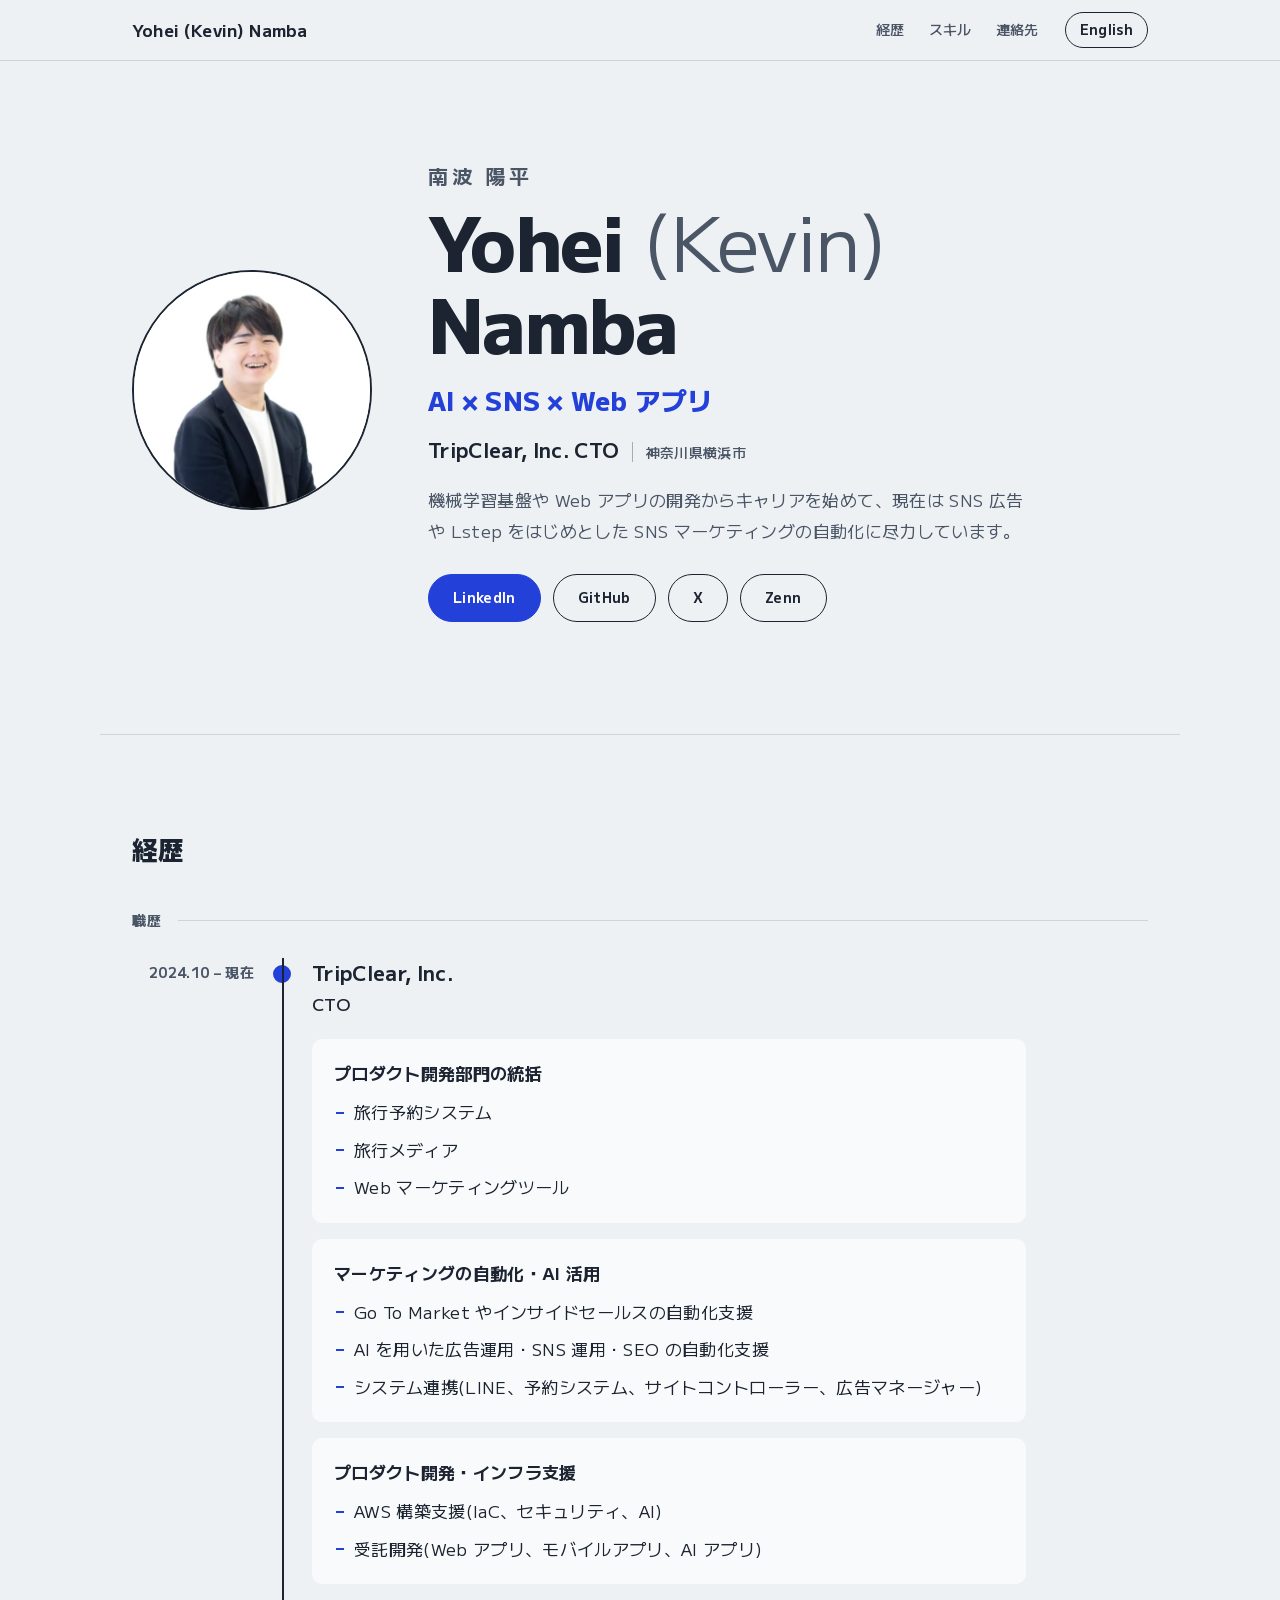
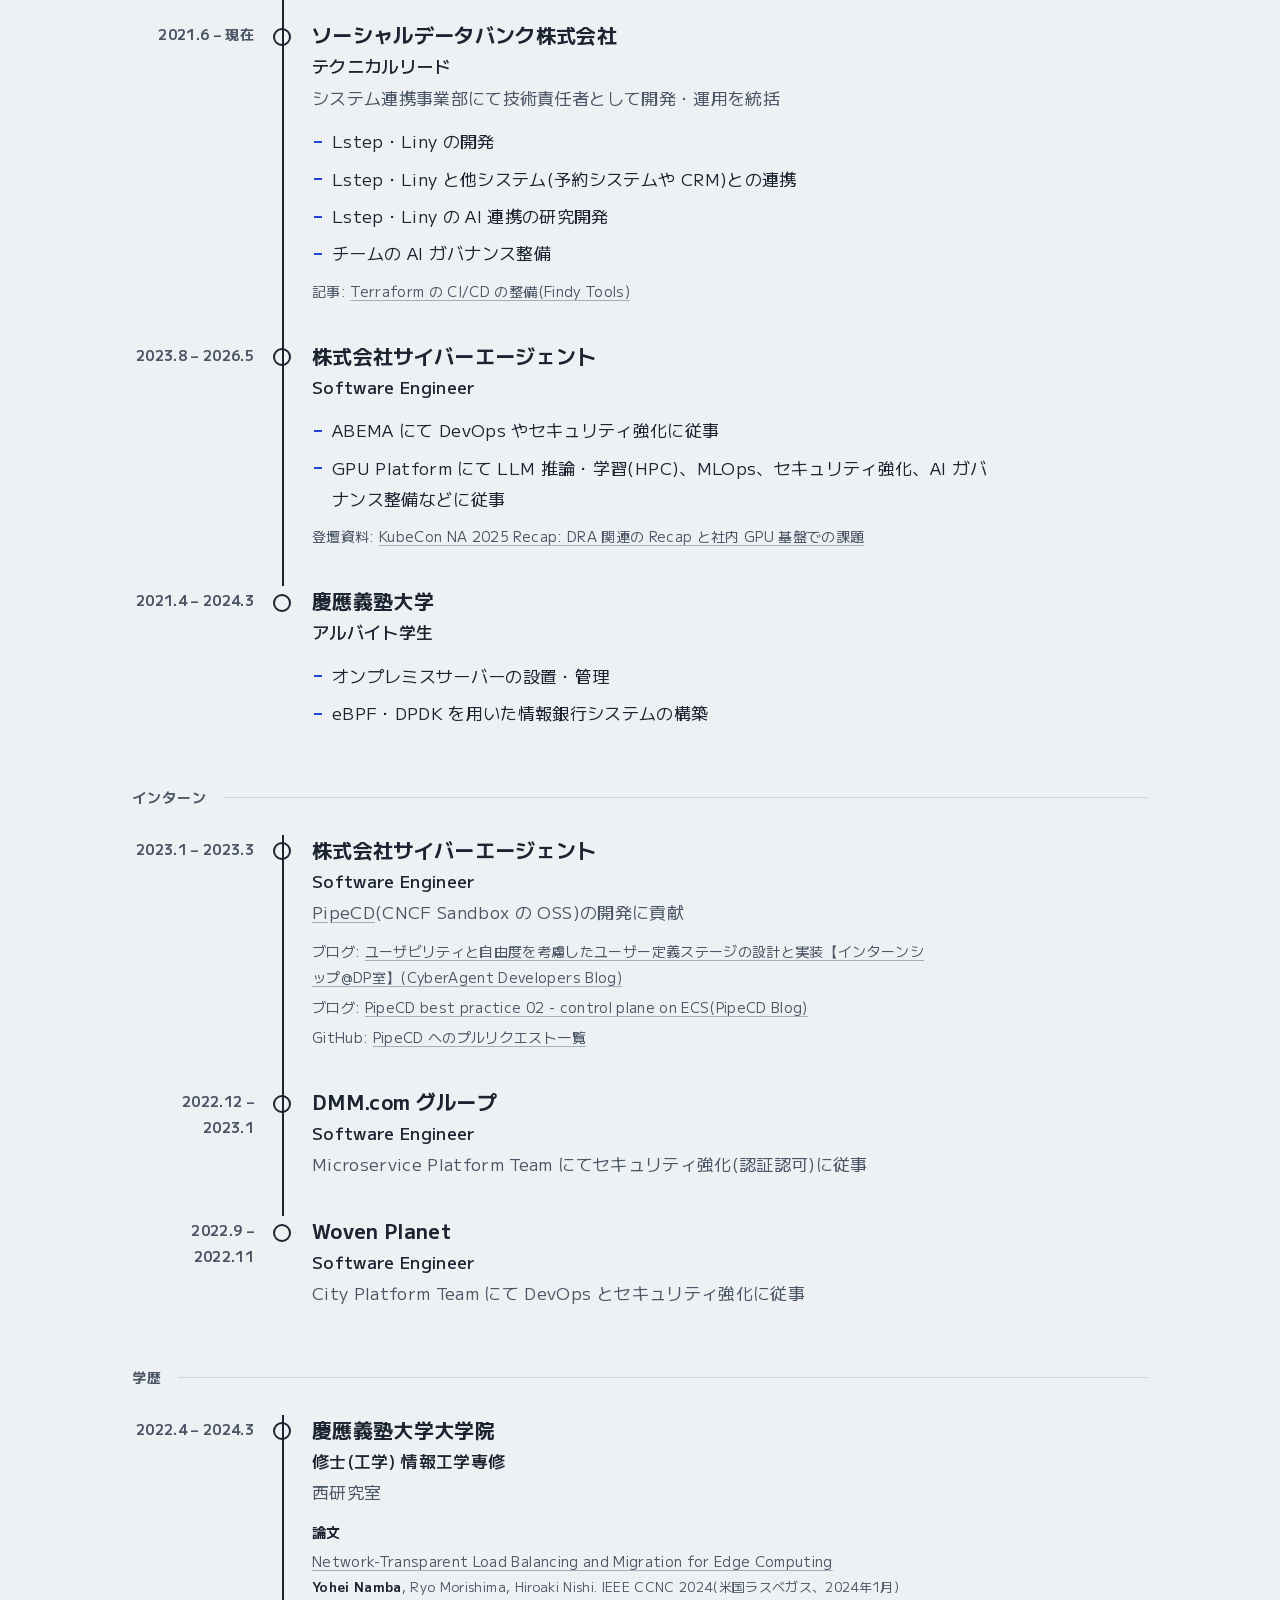
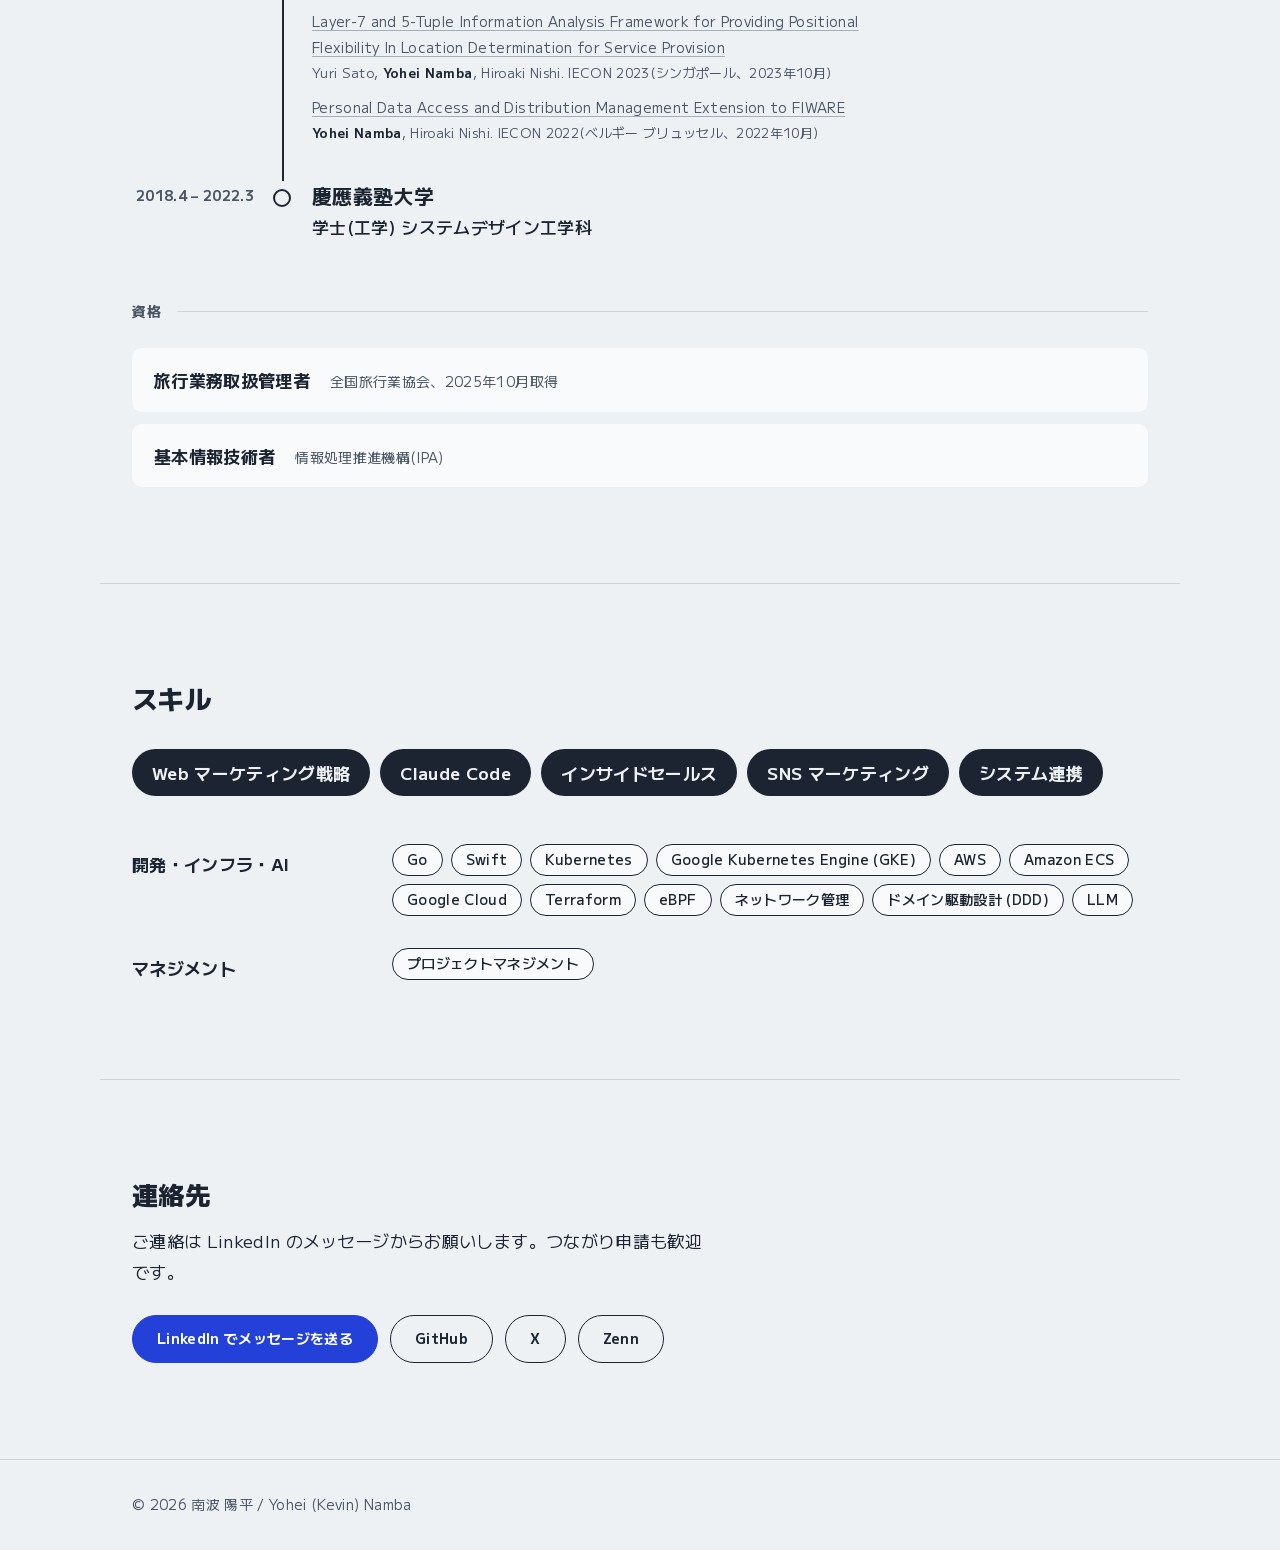
<file: index.html>
<!doctype html>
<html lang="ja">
<head>
  <meta charset="utf-8">
  <meta name="viewport" content="width=device-width, initial-scale=1">
  <title>南波 陽平 | Yohei (Kevin) Namba</title>
  <meta name="description" content="南波 陽平(Yohei (Kevin) Namba)のポートフォリオ。AI × SNS × Web アプリ。機械学習基盤や Web アプリの開発からキャリアを始めて、現在は SNS 広告や Lstep をはじめとした SNS マーケティングの自動化に取り組んでいます。">
  <meta property="og:type" content="profile">
  <meta property="og:title" content="南波 陽平 | Yohei (Kevin) Namba">
  <meta property="og:description" content="AI × SNS × Web アプリ。機械学習基盤や Web アプリの開発からキャリアを始めて、現在は SNS マーケティングの自動化に取り組んでいます。">
  <meta property="og:url" content="https://kevin-namba.github.io/">
  <meta property="og:image" content="https://kevin-namba.github.io/img/profile.jpg">
  <link rel="alternate" hreflang="ja" href="https://kevin-namba.github.io/">
  <link rel="alternate" hreflang="en" href="https://kevin-namba.github.io/en/">
  <link rel="icon" href="img/favicon.svg" type="image/svg+xml">
  <link rel="preconnect" href="https://fonts.googleapis.com">
  <link rel="preconnect" href="https://fonts.gstatic.com" crossorigin>
  <link href="https://fonts.googleapis.com/css2?family=M+PLUS+1:wght@400;500;700;800&display=swap" rel="stylesheet">
  <link rel="stylesheet" href="css/style.css">
</head>
<body>
  <a class="skip" href="#main">本文へ移動</a>

  <header class="site-header">
    <div class="wrap site-header__inner">
      <a class="brand" href="#top">Yohei (Kevin) Namba</a>
      <nav class="site-nav" aria-label="ページ内">
        <ul class="nav">
          <li><a href="#career">経歴</a></li>
          <li><a href="#skills">スキル</a></li>
          <li><a href="#contact">連絡先</a></li>
        </ul>
      </nav>
      <a class="lang-switch" href="en/" hreflang="en" lang="en">English</a>
    </div>
  </header>

  <main id="main">
    <section class="hero wrap" id="top" aria-labelledby="name">
      <img class="hero__photo" src="img/profile.jpg" width="480" height="480" alt="南波 陽平の写真">
      <div class="hero__text">
        <p class="hero__kanji">南波 陽平</p>
        <h1 class="hero__name" id="name">Yohei <span class="hero__nick">(Kevin)</span> Namba</h1>
        <p class="hero__tagline">AI <span aria-hidden="true">×</span><span class="sr-only">と</span> SNS <span aria-hidden="true">×</span><span class="sr-only">と</span> Web アプリ</p>
        <p class="hero__role">TripClear, Inc. CTO<span class="hero__loc">神奈川県横浜市</span></p>
        <p class="hero__lead">機械学習基盤や Web アプリの開発からキャリアを始めて、現在は SNS 広告や Lstep をはじめとした SNS マーケティングの自動化に尽力しています。</p>
        <ul class="hero__links">
          <li><a class="btn btn--primary" href="https://www.linkedin.com/in/kevin-namba/" target="_blank" rel="noopener">LinkedIn</a></li>
          <li><a class="btn btn--quiet" href="https://github.com/kevin-namba" target="_blank" rel="noopener">GitHub</a></li>
        <li><a class="btn btn--quiet" href="https://x.com/kevin_namba" target="_blank" rel="noopener">X</a></li>
        <li><a class="btn btn--quiet" href="https://zenn.dev/kevin_namba" target="_blank" rel="noopener">Zenn</a></li>
        </ul>
      </div>
    </section>

    <section class="section wrap" id="career" aria-labelledby="career-h">
      <h2 class="section__title" id="career-h">経歴</h2>

      <h3 class="group-title">職歴</h3>
      <ol class="timeline">
        <li class="timeline__item is-now">
          <p class="timeline__when">2024.10 – 現在</p>
          <div class="timeline__body">
            <h4 class="timeline__what">TripClear, Inc.</h4>
            <p class="timeline__role">CTO</p>
            <div class="duties">
              <div class="duty">
                <h5 class="duty__title">プロダクト開発部門の統括</h5>
                <ul class="timeline__list">
                  <li>旅行予約システム</li>
                  <li>旅行メディア</li>
                  <li>Web マーケティングツール</li>
                </ul>
              </div>
              <div class="duty">
                <h5 class="duty__title">マーケティングの自動化・AI 活用</h5>
                <ul class="timeline__list">
                  <li>Go To Market やインサイドセールスの自動化支援</li>
                  <li>AI を用いた広告運用・SNS 運用・SEO の自動化支援</li>
                  <li>システム連携(LINE、予約システム、サイトコントローラー、広告マネージャー)</li>
                </ul>
              </div>
              <div class="duty">
                <h5 class="duty__title">プロダクト開発・インフラ支援</h5>
                <ul class="timeline__list">
                  <li>AWS 構築支援(IaC、セキュリティ、AI)</li>
                  <li>受託開発(Web アプリ、モバイルアプリ、AI アプリ)</li>
                </ul>
              </div>
            </div>
          </div>
        </li>
        <li class="timeline__item">
          <p class="timeline__when">2021.6 – 現在</p>
          <div class="timeline__body">
            <h4 class="timeline__what">ソーシャルデータバンク株式会社</h4>
            <p class="timeline__role">テクニカルリード</p>
            <p class="timeline__note">システム連携事業部にて技術責任者として開発・運用を統括</p>
            <ul class="timeline__list">
              <li>Lstep・Liny の開発</li>
              <li>Lstep・Liny と他システム(予約システムや CRM)との連携</li>
              <li>Lstep・Liny の AI 連携の研究開発</li>
              <li>チームの AI ガバナンス整備</li>
            </ul>
            <p class="timeline__links">記事: <a href="https://findy-tools.io/products/atlantis/408/423" target="_blank" rel="noopener">Terraform の CI/CD の整備(Findy Tools)</a></p>
          </div>
        </li>
        <li class="timeline__item">
          <p class="timeline__when">2023.8 – 2026.5</p>
          <div class="timeline__body">
            <h4 class="timeline__what">株式会社サイバーエージェント</h4>
            <p class="timeline__role">Software Engineer</p>
            <ul class="timeline__list">
              <li>ABEMA にて DevOps やセキュリティ強化に従事</li>
              <li>GPU Platform にて LLM 推論・学習(HPC)、MLOps、セキュリティ強化、AI ガバナンス整備などに従事</li>
            </ul>
            <p class="timeline__links">登壇資料: <a href="https://speakerdeck.com/kevin_namba/kubecon-na-2025-dra-guan-lian-no-recap-toshe-nei-gpu-ji-pan-denoke-ti" target="_blank" rel="noopener">KubeCon NA 2025 Recap: DRA 関連の Recap と社内 GPU 基盤での課題</a></p>
          </div>
        </li>
        <li class="timeline__item">
          <p class="timeline__when">2021.4 – 2024.3</p>
          <div class="timeline__body">
            <h4 class="timeline__what">慶應義塾大学</h4>
            <p class="timeline__role">アルバイト学生</p>
            <ul class="timeline__list">
              <li>オンプレミスサーバーの設置・管理</li>
              <li>eBPF・DPDK を用いた情報銀行システムの構築</li>
            </ul>
          </div>
        </li>
      </ol>

      <h3 class="group-title">インターン</h3>
      <ol class="timeline">
        <li class="timeline__item">
          <p class="timeline__when">2023.1 – 2023.3</p>
          <div class="timeline__body">
            <h4 class="timeline__what">株式会社サイバーエージェント</h4>
            <p class="timeline__role">Software Engineer</p>
            <p class="timeline__note"><a href="https://pipecd.dev" target="_blank" rel="noopener">PipeCD</a>(CNCF Sandbox の OSS)の開発に貢献</p>
            <ul class="timeline__refs">
              <li>ブログ: <a href="https://developers.cyberagent.co.jp/blog/archives/41612/" target="_blank" rel="noopener">ユーザビリティと自由度を考慮したユーザー定義ステージの設計と実装【インターンシップ@DP室】(CyberAgent Developers Blog)</a></li>
              <li>ブログ: <a href="https://pipecd.dev/blog/2023/02/07/pipecd-best-practice-02-control-plane-on-ecs/" target="_blank" rel="noopener">PipeCD best practice 02 - control plane on ECS(PipeCD Blog)</a></li>
              <li>GitHub: <a href="https://github.com/pipe-cd/pipecd/pulls?q=is%3Apr+state%3Aclosed+author%3Akevin-namba" target="_blank" rel="noopener">PipeCD へのプルリクエスト一覧</a></li>
            </ul>
          </div>
        </li>
        <li class="timeline__item">
          <p class="timeline__when">2022.12 – 2023.1</p>
          <div class="timeline__body">
            <h4 class="timeline__what">DMM.com グループ</h4>
            <p class="timeline__role">Software Engineer</p>
            <p class="timeline__note">Microservice Platform Team にてセキュリティ強化(認証認可)に従事</p>
          </div>
        </li>
        <li class="timeline__item">
          <p class="timeline__when">2022.9 – 2022.11</p>
          <div class="timeline__body">
            <h4 class="timeline__what">Woven Planet</h4>
            <p class="timeline__role">Software Engineer</p>
            <p class="timeline__note">City Platform Team にて DevOps とセキュリティ強化に従事</p>
          </div>
        </li>
      </ol>

      <h3 class="group-title">学歴</h3>
      <ol class="timeline">
        <li class="timeline__item">
          <p class="timeline__when">2022.4 – 2024.3</p>
          <div class="timeline__body">
            <h4 class="timeline__what">慶應義塾大学大学院</h4>
            <p class="timeline__role">修士(工学) 情報工学専修</p>
            <p class="timeline__note">西研究室</p>
            <p class="timeline__refs-title">論文</p>
            <ul class="timeline__refs">
              <li><a href="https://ieeexplore.ieee.org/document/10454700" target="_blank" rel="noopener">Network-Transparent Load Balancing and Migration for Edge Computing</a><span class="ref-meta"><strong>Yohei Namba</strong>, Ryo Morishima, Hiroaki Nishi. IEEE CCNC 2024(米国ラスベガス、2024年1月)</span></li>
              <li><a href="https://ieeexplore.ieee.org/document/10311793" target="_blank" rel="noopener">Layer-7 and 5-Tuple Information Analysis Framework for Providing Positional Flexibility In Location Determination for Service Provision</a><span class="ref-meta">Yuri Sato, <strong>Yohei Namba</strong>, Hiroaki Nishi. IECON 2023(シンガポール、2023年10月)</span></li>
              <li><a href="https://ieeexplore.ieee.org/document/9968512" target="_blank" rel="noopener">Personal Data Access and Distribution Management Extension to FIWARE</a><span class="ref-meta"><strong>Yohei Namba</strong>, Hiroaki Nishi. IECON 2022(ベルギー ブリュッセル、2022年10月)</span></li>
            </ul>
          </div>
        </li>
        <li class="timeline__item">
          <p class="timeline__when">2018.4 – 2022.3</p>
          <div class="timeline__body">
            <h4 class="timeline__what">慶應義塾大学</h4>
            <p class="timeline__role">学士(工学) システムデザイン工学科</p>
          </div>
        </li>
      </ol>

      <h3 class="group-title">資格</h3>
      <ul class="certs">
        <li><span class="certs__name">旅行業務取扱管理者</span><span class="certs__meta">全国旅行業協会、2025年10月取得</span></li>
        <li><span class="certs__name">基本情報技術者</span><span class="certs__meta">情報処理推進機構(IPA)</span></li>
      </ul>
    </section>

    <section class="section wrap" id="skills" aria-labelledby="skills-h">
      <h2 class="section__title" id="skills-h">スキル</h2>

      <ul class="top-skills" aria-label="主なスキル">
        <li>Web マーケティング戦略</li>
        <li>Claude Code</li>
        <li>インサイドセールス</li>
        <li>SNS マーケティング</li>
        <li>システム連携</li>
      </ul>

      <dl class="skills">
        <div class="skills__group">
          <dt>開発・インフラ・AI</dt>
          <dd><ul class="chips"><li>Go</li><li>Swift</li><li>Kubernetes</li><li>Google Kubernetes Engine (GKE)</li><li>AWS</li><li>Amazon ECS</li><li>Google Cloud</li><li>Terraform</li><li>eBPF</li><li>ネットワーク管理</li><li>ドメイン駆動設計 (DDD)</li><li>LLM</li></ul></dd>
        </div>
        <div class="skills__group">
          <dt>マネジメント</dt>
          <dd><ul class="chips"><li>プロジェクトマネジメント</li></ul></dd>
        </div>
      </dl>
    </section>

    <section class="section wrap" id="contact" aria-labelledby="contact-h">
      <h2 class="section__title" id="contact-h">連絡先</h2>
      <p class="contact__text">ご連絡は LinkedIn のメッセージからお願いします。つながり申請も歓迎です。</p>
      <ul class="hero__links">
        <li><a class="btn btn--primary" href="https://www.linkedin.com/in/kevin-namba/" target="_blank" rel="noopener">LinkedIn でメッセージを送る</a></li>
        <li><a class="btn btn--quiet" href="https://github.com/kevin-namba" target="_blank" rel="noopener">GitHub</a></li>
        <li><a class="btn btn--quiet" href="https://x.com/kevin_namba" target="_blank" rel="noopener">X</a></li>
        <li><a class="btn btn--quiet" href="https://zenn.dev/kevin_namba" target="_blank" rel="noopener">Zenn</a></li>
      </ul>
    </section>
  </main>

  <footer class="site-footer">
    <div class="wrap">© 2026 南波 陽平 / Yohei (Kevin) Namba</div>
  </footer>
</body>
</html>
</file>
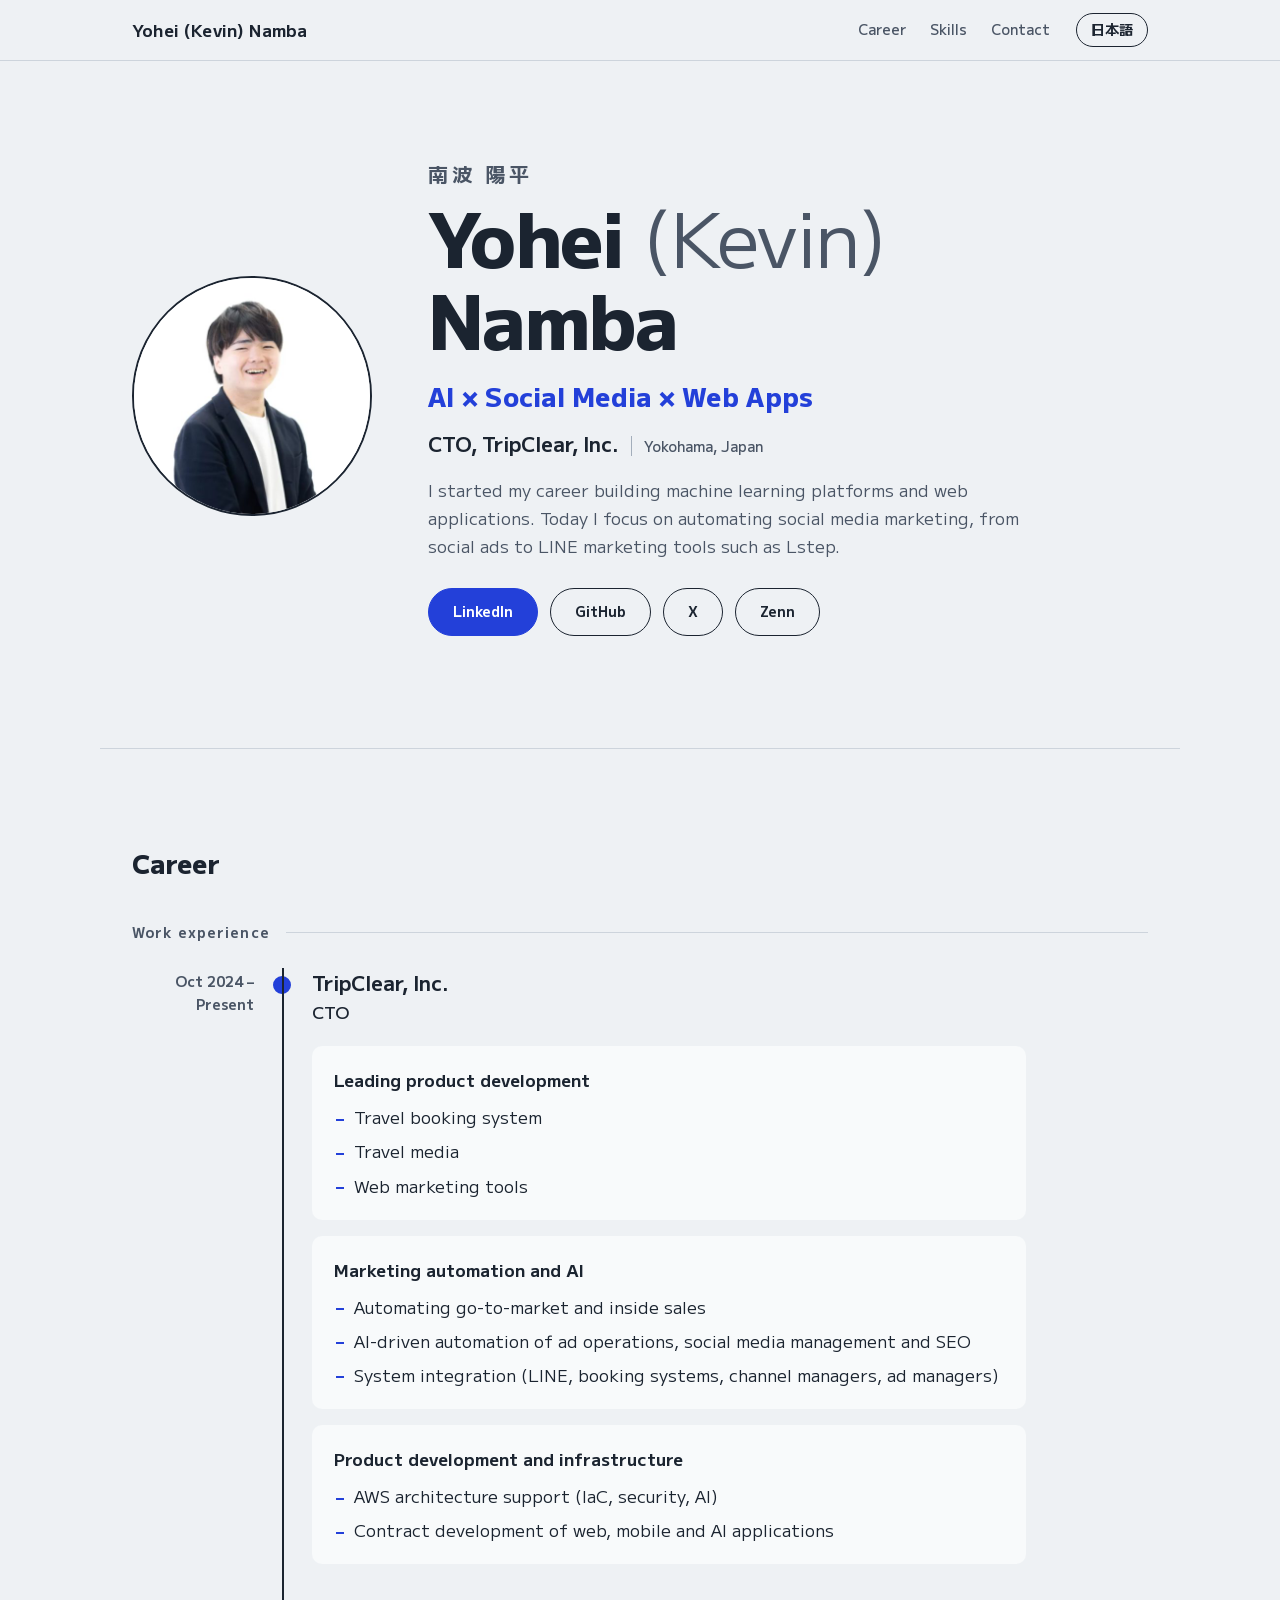
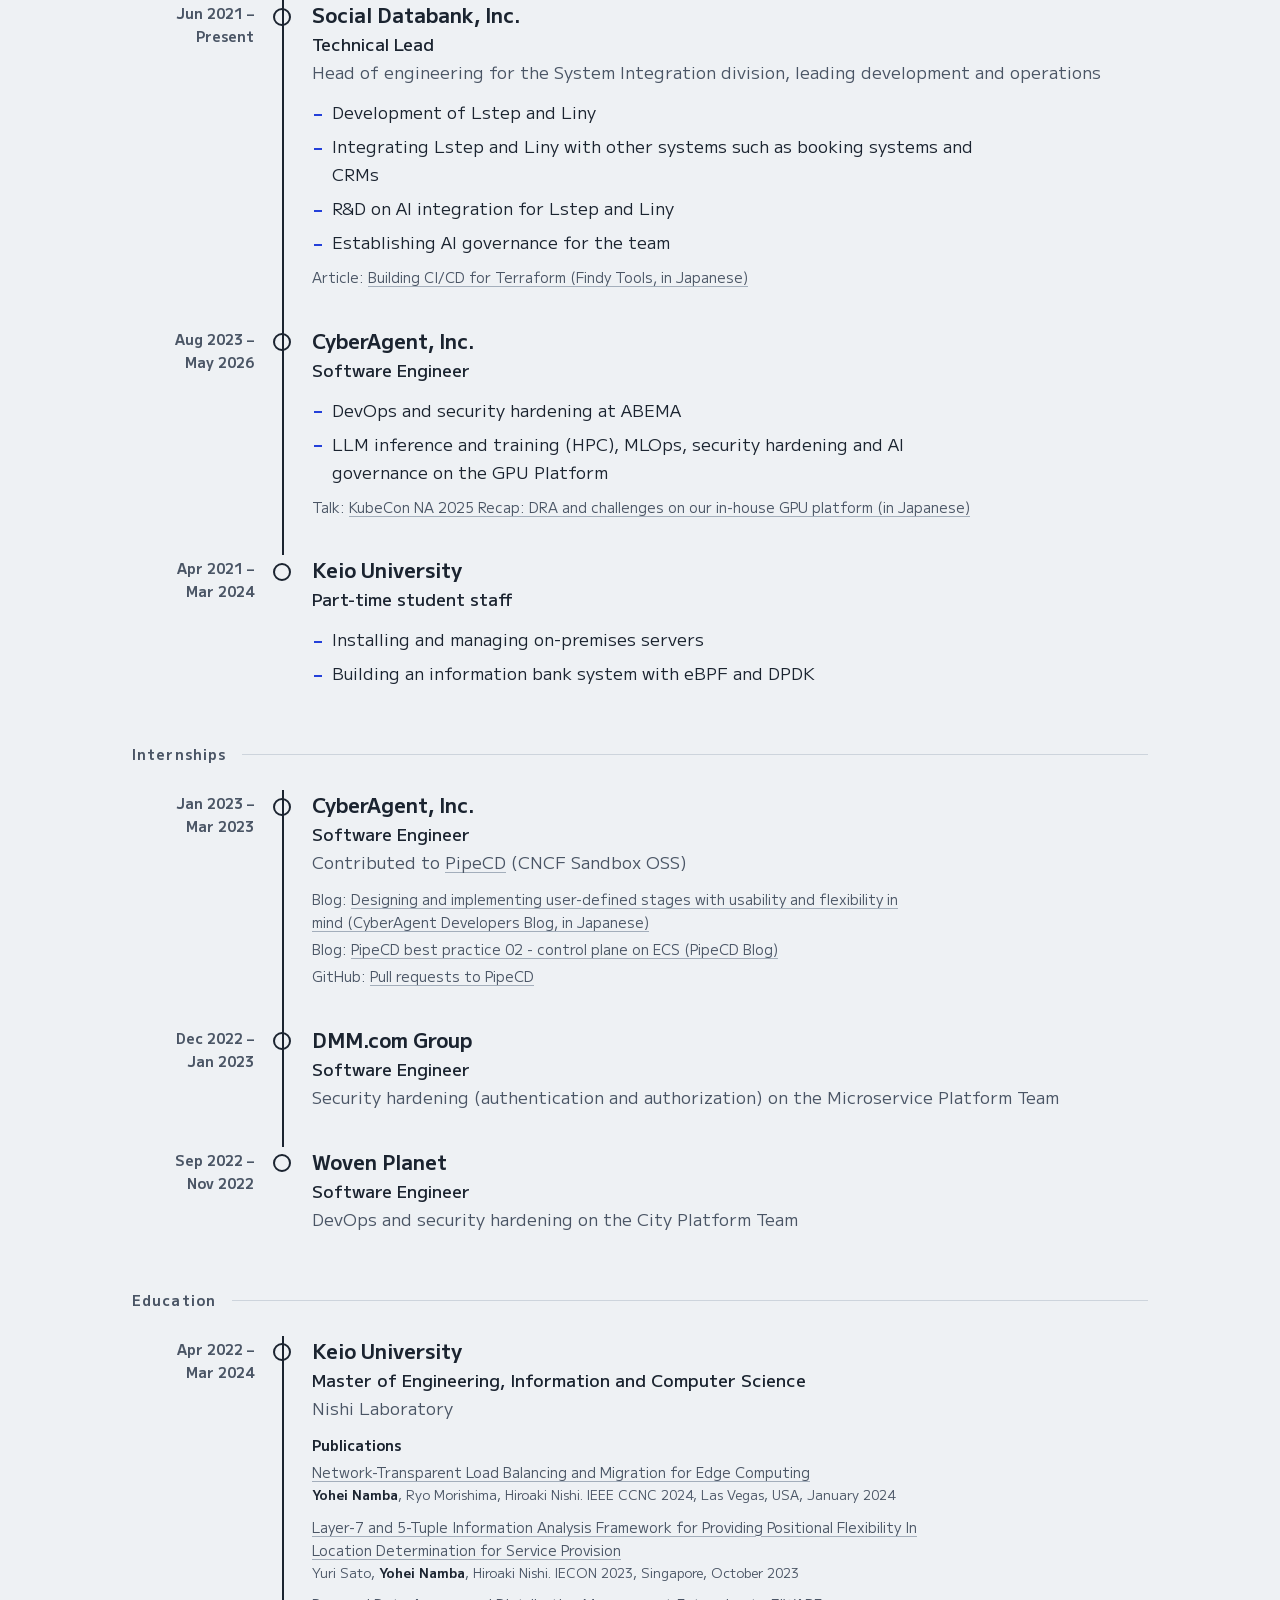
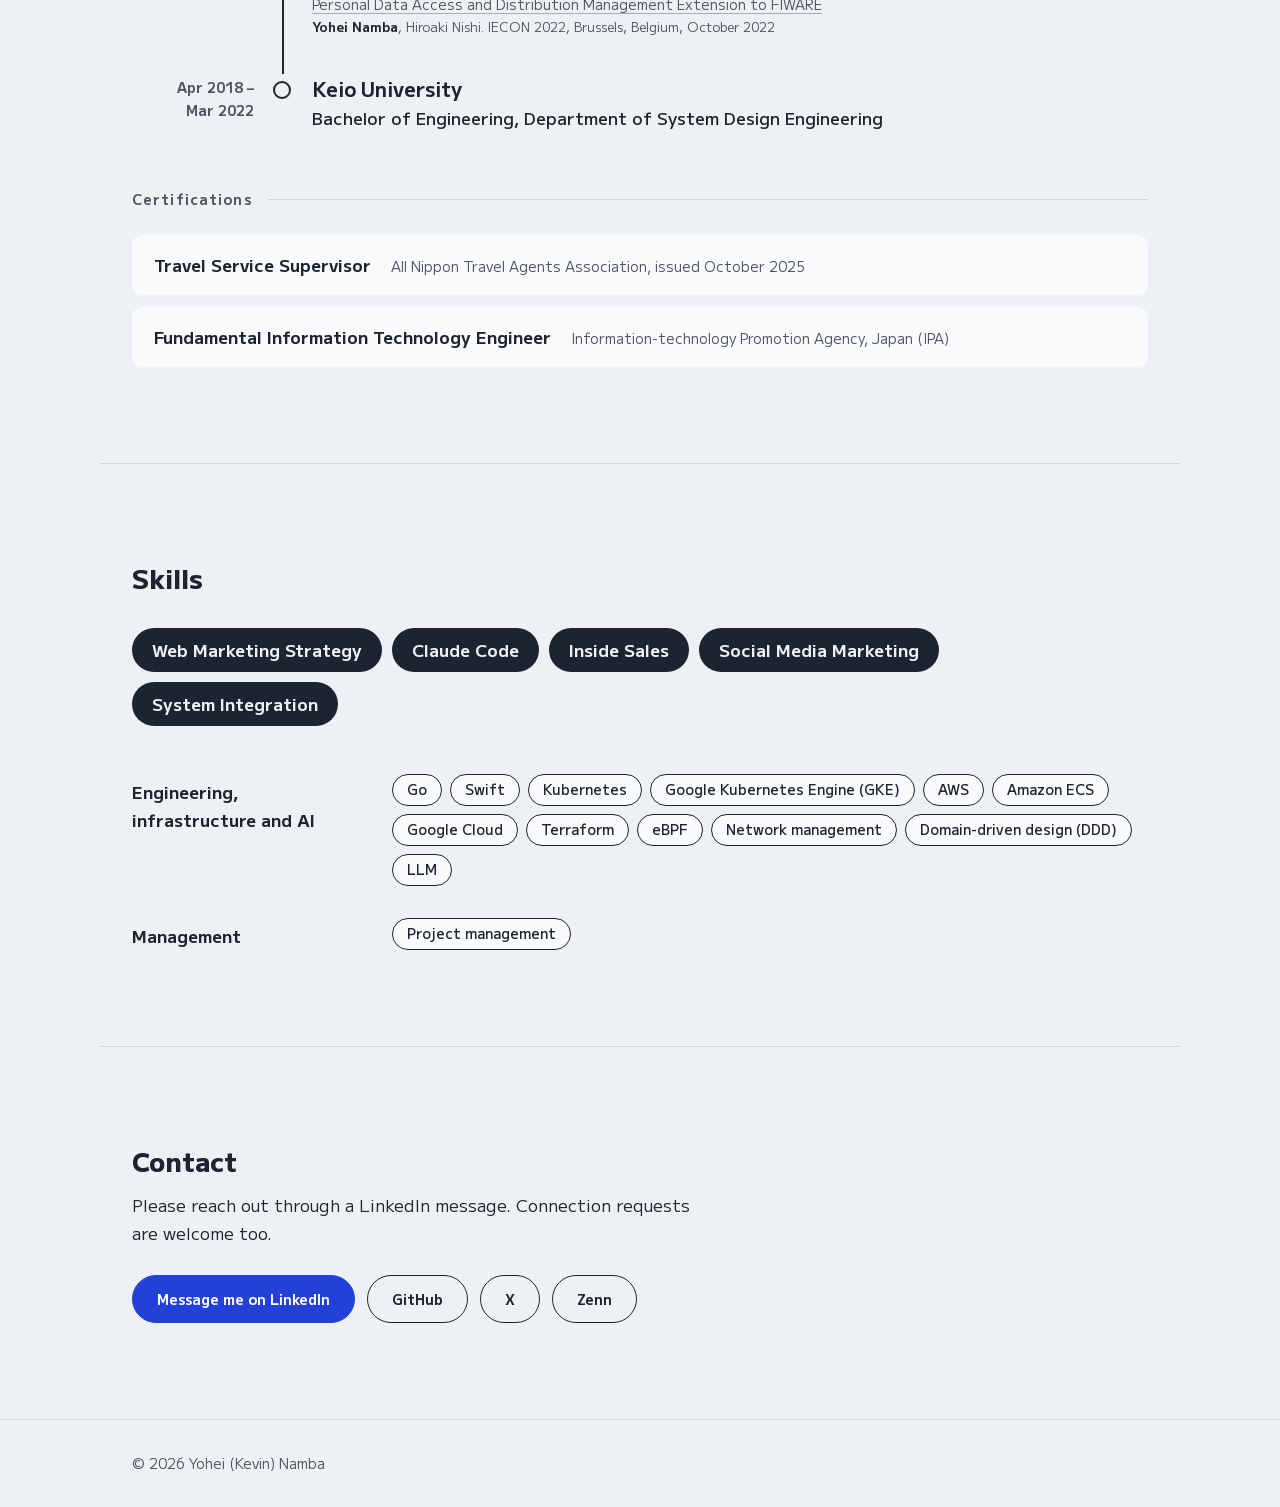
<file: en/index.html>
<!doctype html>
<html lang="en">
<head>
  <meta charset="utf-8">
  <meta name="viewport" content="width=device-width, initial-scale=1">
  <title>Yohei (Kevin) Namba</title>
  <meta name="description" content="Portfolio of Yohei (Kevin) Namba. AI × Social Media × Web Apps. Started out building machine learning platforms and web applications; now automating social media marketing, from social ads to LINE marketing tools such as Lstep.">
  <meta property="og:type" content="profile">
  <meta property="og:title" content="Yohei (Kevin) Namba">
  <meta property="og:description" content="AI × Social Media × Web Apps. Started out building machine learning platforms and web applications; now automating social media marketing.">
  <meta property="og:url" content="https://kevin-namba.github.io/en/">
  <meta property="og:image" content="https://kevin-namba.github.io/img/profile.jpg">
  <meta property="og:locale" content="en_US">
  <link rel="alternate" hreflang="ja" href="https://kevin-namba.github.io/">
  <link rel="alternate" hreflang="en" href="https://kevin-namba.github.io/en/">
  <link rel="icon" href="../img/favicon.svg" type="image/svg+xml">
  <link rel="preconnect" href="https://fonts.googleapis.com">
  <link rel="preconnect" href="https://fonts.gstatic.com" crossorigin>
  <link href="https://fonts.googleapis.com/css2?family=M+PLUS+1:wght@400;500;700;800&display=swap" rel="stylesheet">
  <link rel="stylesheet" href="../css/style.css">
</head>
<body>
  <a class="skip" href="#main">Skip to content</a>

  <header class="site-header">
    <div class="wrap site-header__inner">
      <a class="brand" href="#top">Yohei (Kevin) Namba</a>
      <nav class="site-nav" aria-label="On this page">
        <ul class="nav">
          <li><a href="#career">Career</a></li>
          <li><a href="#skills">Skills</a></li>
          <li><a href="#contact">Contact</a></li>
        </ul>
      </nav>
      <a class="lang-switch" href="../" hreflang="ja" lang="ja">日本語</a>
    </div>
  </header>

  <main id="main">
    <section class="hero wrap" id="top" aria-labelledby="name">
      <img class="hero__photo" src="../img/profile.jpg" width="480" height="480" alt="Photo of Yohei (Kevin) Namba">
      <div class="hero__text">
        <p class="hero__kanji" lang="ja">南波 陽平</p>
        <h1 class="hero__name" id="name">Yohei <span class="hero__nick">(Kevin)</span> Namba</h1>
        <p class="hero__tagline">AI × Social Media × Web Apps</p>
        <p class="hero__role">CTO, TripClear, Inc.<span class="hero__loc">Yokohama, Japan</span></p>
        <p class="hero__lead">I started my career building machine learning platforms and web applications. Today I focus on automating social media marketing, from social ads to LINE marketing tools such as Lstep.</p>
        <ul class="hero__links">
          <li><a class="btn btn--primary" href="https://www.linkedin.com/in/kevin-namba/" target="_blank" rel="noopener">LinkedIn</a></li>
          <li><a class="btn btn--quiet" href="https://github.com/kevin-namba" target="_blank" rel="noopener">GitHub</a></li>
        <li><a class="btn btn--quiet" href="https://x.com/kevin_namba" target="_blank" rel="noopener">X</a></li>
        <li><a class="btn btn--quiet" href="https://zenn.dev/kevin_namba" target="_blank" rel="noopener">Zenn</a></li>
        </ul>
      </div>
    </section>

    <section class="section wrap" id="career" aria-labelledby="career-h">
      <h2 class="section__title" id="career-h">Career</h2>

      <h3 class="group-title">Work experience</h3>
      <ol class="timeline">
        <li class="timeline__item is-now">
          <p class="timeline__when">Oct&nbsp;2024 – Present</p>
          <div class="timeline__body">
            <h4 class="timeline__what">TripClear, Inc.</h4>
            <p class="timeline__role">CTO</p>
            <div class="duties">
              <div class="duty">
                <h5 class="duty__title">Leading product development</h5>
                <ul class="timeline__list">
                  <li>Travel booking system</li>
                  <li>Travel media</li>
                  <li>Web marketing tools</li>
                </ul>
              </div>
              <div class="duty">
                <h5 class="duty__title">Marketing automation and AI</h5>
                <ul class="timeline__list">
                  <li>Automating go-to-market and inside sales</li>
                  <li>AI-driven automation of ad operations, social media management and SEO</li>
                  <li>System integration (LINE, booking systems, channel managers, ad managers)</li>
                </ul>
              </div>
              <div class="duty">
                <h5 class="duty__title">Product development and infrastructure</h5>
                <ul class="timeline__list">
                  <li>AWS architecture support (IaC, security, AI)</li>
                  <li>Contract development of web, mobile and AI applications</li>
                </ul>
              </div>
            </div>
          </div>
        </li>
        <li class="timeline__item">
          <p class="timeline__when">Jun&nbsp;2021 – Present</p>
          <div class="timeline__body">
            <h4 class="timeline__what">Social Databank, Inc.</h4>
            <p class="timeline__role">Technical Lead</p>
            <p class="timeline__note">Head of engineering for the System Integration division, leading development and operations</p>
            <ul class="timeline__list">
              <li>Development of Lstep and Liny</li>
              <li>Integrating Lstep and Liny with other systems such as booking systems and CRMs</li>
              <li>R&amp;D on AI integration for Lstep and Liny</li>
              <li>Establishing AI governance for the team</li>
            </ul>
            <p class="timeline__links">Article: <a href="https://findy-tools.io/products/atlantis/408/423" target="_blank" rel="noopener">Building CI/CD for Terraform (Findy Tools, in Japanese)</a></p>
          </div>
        </li>
        <li class="timeline__item">
          <p class="timeline__when">Aug&nbsp;2023 – May&nbsp;2026</p>
          <div class="timeline__body">
            <h4 class="timeline__what">CyberAgent, Inc.</h4>
            <p class="timeline__role">Software Engineer</p>
            <ul class="timeline__list">
              <li>DevOps and security hardening at ABEMA</li>
              <li>LLM inference and training (HPC), MLOps, security hardening and AI governance on the GPU Platform</li>
            </ul>
            <p class="timeline__links">Talk: <a href="https://speakerdeck.com/kevin_namba/kubecon-na-2025-dra-guan-lian-no-recap-toshe-nei-gpu-ji-pan-denoke-ti" target="_blank" rel="noopener">KubeCon NA 2025 Recap: DRA and challenges on our in-house GPU platform (in Japanese)</a></p>
          </div>
        </li>
        <li class="timeline__item">
          <p class="timeline__when">Apr&nbsp;2021 – Mar&nbsp;2024</p>
          <div class="timeline__body">
            <h4 class="timeline__what">Keio University</h4>
            <p class="timeline__role">Part-time student staff</p>
            <ul class="timeline__list">
              <li>Installing and managing on-premises servers</li>
              <li>Building an information bank system with eBPF and DPDK</li>
            </ul>
          </div>
        </li>
      </ol>

      <h3 class="group-title">Internships</h3>
      <ol class="timeline">
        <li class="timeline__item">
          <p class="timeline__when">Jan&nbsp;2023 – Mar&nbsp;2023</p>
          <div class="timeline__body">
            <h4 class="timeline__what">CyberAgent, Inc.</h4>
            <p class="timeline__role">Software Engineer</p>
            <p class="timeline__note">Contributed to <a href="https://pipecd.dev" target="_blank" rel="noopener">PipeCD</a> (CNCF Sandbox OSS)</p>
            <ul class="timeline__refs">
              <li>Blog: <a href="https://developers.cyberagent.co.jp/blog/archives/41612/" target="_blank" rel="noopener">Designing and implementing user-defined stages with usability and flexibility in mind (CyberAgent Developers Blog, in Japanese)</a></li>
              <li>Blog: <a href="https://pipecd.dev/blog/2023/02/07/pipecd-best-practice-02-control-plane-on-ecs/" target="_blank" rel="noopener">PipeCD best practice 02 - control plane on ECS (PipeCD Blog)</a></li>
              <li>GitHub: <a href="https://github.com/pipe-cd/pipecd/pulls?q=is%3Apr+state%3Aclosed+author%3Akevin-namba" target="_blank" rel="noopener">Pull requests to PipeCD</a></li>
            </ul>
          </div>
        </li>
        <li class="timeline__item">
          <p class="timeline__when">Dec&nbsp;2022 – Jan&nbsp;2023</p>
          <div class="timeline__body">
            <h4 class="timeline__what">DMM.com Group</h4>
            <p class="timeline__role">Software Engineer</p>
            <p class="timeline__note">Security hardening (authentication and authorization) on the Microservice Platform Team</p>
          </div>
        </li>
        <li class="timeline__item">
          <p class="timeline__when">Sep&nbsp;2022 – Nov&nbsp;2022</p>
          <div class="timeline__body">
            <h4 class="timeline__what">Woven Planet</h4>
            <p class="timeline__role">Software Engineer</p>
            <p class="timeline__note">DevOps and security hardening on the City Platform Team</p>
          </div>
        </li>
      </ol>

      <h3 class="group-title">Education</h3>
      <ol class="timeline">
        <li class="timeline__item">
          <p class="timeline__when">Apr&nbsp;2022 – Mar&nbsp;2024</p>
          <div class="timeline__body">
            <h4 class="timeline__what">Keio University</h4>
            <p class="timeline__role">Master of Engineering, Information and Computer Science</p>
            <p class="timeline__note">Nishi Laboratory</p>
            <p class="timeline__refs-title">Publications</p>
            <ul class="timeline__refs">
              <li><a href="https://ieeexplore.ieee.org/document/10454700" target="_blank" rel="noopener">Network-Transparent Load Balancing and Migration for Edge Computing</a><span class="ref-meta"><strong>Yohei Namba</strong>, Ryo Morishima, Hiroaki Nishi. IEEE CCNC 2024, Las Vegas, USA, January 2024</span></li>
              <li><a href="https://ieeexplore.ieee.org/document/10311793" target="_blank" rel="noopener">Layer-7 and 5-Tuple Information Analysis Framework for Providing Positional Flexibility In Location Determination for Service Provision</a><span class="ref-meta">Yuri Sato, <strong>Yohei Namba</strong>, Hiroaki Nishi. IECON 2023, Singapore, October 2023</span></li>
              <li><a href="https://ieeexplore.ieee.org/document/9968512" target="_blank" rel="noopener">Personal Data Access and Distribution Management Extension to FIWARE</a><span class="ref-meta"><strong>Yohei Namba</strong>, Hiroaki Nishi. IECON 2022, Brussels, Belgium, October 2022</span></li>
            </ul>
          </div>
        </li>
        <li class="timeline__item">
          <p class="timeline__when">Apr&nbsp;2018 – Mar&nbsp;2022</p>
          <div class="timeline__body">
            <h4 class="timeline__what">Keio University</h4>
            <p class="timeline__role">Bachelor of Engineering, Department of System Design Engineering</p>
          </div>
        </li>
      </ol>

      <h3 class="group-title">Certifications</h3>
      <ul class="certs">
        <li><span class="certs__name">Travel Service Supervisor</span><span class="certs__meta">All Nippon Travel Agents Association, issued October 2025</span></li>
        <li><span class="certs__name">Fundamental Information Technology Engineer</span><span class="certs__meta">Information-technology Promotion Agency, Japan (IPA)</span></li>
      </ul>
    </section>

    <section class="section wrap" id="skills" aria-labelledby="skills-h">
      <h2 class="section__title" id="skills-h">Skills</h2>

      <ul class="top-skills" aria-label="Top skills">
        <li>Web Marketing Strategy</li>
        <li>Claude Code</li>
        <li>Inside Sales</li>
        <li>Social Media Marketing</li>
        <li>System Integration</li>
      </ul>

      <dl class="skills">
        <div class="skills__group">
          <dt>Engineering, infrastructure and AI</dt>
          <dd><ul class="chips"><li>Go</li><li>Swift</li><li>Kubernetes</li><li>Google Kubernetes Engine (GKE)</li><li>AWS</li><li>Amazon ECS</li><li>Google Cloud</li><li>Terraform</li><li>eBPF</li><li>Network management</li><li>Domain-driven design (DDD)</li><li>LLM</li></ul></dd>
        </div>
        <div class="skills__group">
          <dt>Management</dt>
          <dd><ul class="chips"><li>Project management</li></ul></dd>
        </div>
      </dl>
    </section>

    <section class="section wrap" id="contact" aria-labelledby="contact-h">
      <h2 class="section__title" id="contact-h">Contact</h2>
      <p class="contact__text">Please reach out through a LinkedIn message. Connection requests are welcome too.</p>
      <ul class="hero__links">
        <li><a class="btn btn--primary" href="https://www.linkedin.com/in/kevin-namba/" target="_blank" rel="noopener">Message me on LinkedIn</a></li>
        <li><a class="btn btn--quiet" href="https://github.com/kevin-namba" target="_blank" rel="noopener">GitHub</a></li>
        <li><a class="btn btn--quiet" href="https://x.com/kevin_namba" target="_blank" rel="noopener">X</a></li>
        <li><a class="btn btn--quiet" href="https://zenn.dev/kevin_namba" target="_blank" rel="noopener">Zenn</a></li>
      </ul>
    </section>
  </main>

  <footer class="site-footer">
    <div class="wrap">© 2026 Yohei (Kevin) Namba</div>
  </footer>
</body>
</html>
</file>
<file: css/style.css>
:root {
  --paper: #EEF1F4;
  --surface: #F8FAFB;
  --ink: #1B2430;
  --ink-soft: #4A5565;
  --wire: #A3AEBB;
  --wire-faint: #CDD4DC;
  --signal: #2340D9;
  --on-signal: #FFFFFF;

  --font: "M PLUS 1", "Hiragino Sans", "Hiragino Kaku Gothic ProN", "Noto Sans JP", sans-serif;
  --step--1: 0.875rem;
  --step-0: 1.0625rem;
  --step-1: 1.25rem;
  --step-2: 1.625rem;
  --step-4: clamp(2.5rem, 1.4rem + 5vw, 4.75rem);

  --gutter: 16px;
  --max: 1080px;
  color-scheme: light;
}

@media (prefers-color-scheme: dark) {
  :root:not([data-theme="light"]) {
    --paper: #131922;
    --surface: #1A222D;
    --ink: #E5E9EF;
    --ink-soft: #A7B1BE;
    --wire: #5B6878;
    --wire-faint: #2E3A48;
    --signal: #8197FF;
    --on-signal: #0E1424;
    color-scheme: dark;
  }
}
:root[data-theme="dark"] {
  --paper: #131922;
  --surface: #1A222D;
  --ink: #E5E9EF;
  --ink-soft: #A7B1BE;
  --wire: #5B6878;
  --wire-faint: #2E3A48;
  --signal: #8197FF;
  --on-signal: #0E1424;
  color-scheme: dark;
}

*, *::before, *::after { box-sizing: border-box; }
html { scroll-behavior: smooth; -webkit-text-size-adjust: 100%; }
@media (prefers-reduced-motion: reduce) { html { scroll-behavior: auto; } }

body {
  margin: 0;
  background: var(--paper);
  color: var(--ink);
  font-family: var(--font);
  font-size: var(--step-0);
  line-height: 1.85;
  letter-spacing: 0.02em;
  overflow-x: hidden;
}

h1, h2, h3, h4, h5, p, ul, ol, dl, dd { margin: 0; }
ul, ol { padding: 0; list-style: none; }
img { display: block; max-width: 100%; height: auto; }
a { color: inherit; }

:focus-visible {
  outline: 3px solid var(--signal);
  outline-offset: 3px;
  border-radius: 4px;
}

.skip {
  position: absolute; left: var(--gutter); top: -100px;
  background: var(--ink); color: var(--paper);
  padding: 8px 14px; border-radius: 6px; z-index: 10;
}
.skip:focus { top: 12px; }

.wrap {
  width: 100%;
  max-width: var(--max);
  margin-inline: auto;
  padding-inline: var(--gutter);
}
@media (min-width: 720px) { :root { --gutter: 32px; } }

/* Header */
.site-header {
  position: sticky; top: 0; z-index: 5;
  background: color-mix(in srgb, var(--paper) 88%, transparent);
  backdrop-filter: blur(8px);
  -webkit-backdrop-filter: blur(8px);
  border-bottom: 1px solid var(--wire-faint);
}
.site-header__inner {
  display: flex; align-items: center; justify-content: space-between;
  gap: 16px; min-height: 60px;
}
.brand { font-weight: 700; text-decoration: none; letter-spacing: 0.01em; white-space: nowrap; }
.nav { display: flex; gap: 4px; }
.nav a {
  display: block; padding: 6px 10px; border-radius: 6px;
  text-decoration: none; font-size: var(--step--1); font-weight: 500; color: var(--ink-soft);
}
.nav a:hover { color: var(--ink); background: var(--wire-faint); }
.site-nav { margin-left: auto; }
.lang-switch {
  flex: none;
  padding: 4px 14px;
  border: 1.5px solid var(--ink);
  border-radius: 999px;
  font-size: var(--step--1); font-weight: 700;
  text-decoration: none;
}
.lang-switch:hover { background: var(--ink); color: var(--paper); }
@media (max-width: 600px) {
  .site-header__inner { flex-wrap: wrap; row-gap: 0; padding-block: 10px 4px; }
  .brand { font-size: var(--step--1); }
  .lang-switch { margin-left: auto; }
  .site-nav { order: 3; flex-basis: 100%; margin-left: -10px; }
  .nav a { padding: 6px 10px; }
}

html:lang(en) body { line-height: 1.65; letter-spacing: 0; }

/* Hero */
.hero {
  display: grid;
  gap: 32px;
  padding-block: 56px 72px;
  align-items: center;
}
@media (min-width: 820px) {
  .hero { grid-template-columns: 240px minmax(0, 1fr); gap: 56px; padding-block: 96px 112px; }
}
.hero__photo {
  width: 144px;
  border-radius: 50%;
  border: 2px solid var(--ink);
}
@media (min-width: 820px) { .hero__photo { width: 240px; } }

.hero__kanji {
  font-size: var(--step-1);
  font-weight: 700;
  letter-spacing: 0.2em;
  color: var(--ink-soft);
  margin-bottom: 4px;
}
.hero__name {
  font-size: var(--step-4);
  font-weight: 800;
  line-height: 1.08;
  letter-spacing: -0.02em;
}
.hero__nick { font-weight: 400; color: var(--ink-soft); }
.hero__tagline {
  margin-top: 20px;
  font-size: var(--step-2);
  font-weight: 800;
  line-height: 1.4;
  color: var(--signal);
  letter-spacing: 0.01em;
}
.sr-only {
  position: absolute; width: 1px; height: 1px; padding: 0; margin: -1px;
  overflow: hidden; clip: rect(0 0 0 0); white-space: nowrap; border: 0;
}
.hero__role { margin-top: 12px; font-size: var(--step-1); font-weight: 700; }
.hero__loc {
  margin-left: 0.9em; padding-left: 0.9em;
  border-left: 1px solid var(--wire);
  font-size: var(--step--1); font-weight: 500; color: var(--ink-soft);
}
.hero__lead { margin-top: 16px; max-width: 36em; color: var(--ink-soft); }
.hero__links { margin-top: 28px; display: flex; flex-wrap: wrap; gap: 12px; }

.btn {
  display: inline-flex; align-items: center; justify-content: center;
  min-height: 48px; padding: 10px 24px;
  border-radius: 999px;
  font-weight: 700; font-size: var(--step--1);
  text-decoration: none;
  border: 1.5px solid var(--ink);
}
.btn--primary { background: var(--signal); border-color: var(--signal); color: var(--on-signal); }
.btn--primary:hover { background: var(--ink); border-color: var(--ink); color: var(--paper); }
.btn--quiet { background: transparent; color: var(--ink); }
.btn--quiet:hover { background: var(--ink); color: var(--paper); }

/* Sections */
.section { padding-block: 72px; border-top: 1px solid var(--wire-faint); }
@media (min-width: 820px) { .section { padding-block: 96px; } }
.section__title { font-size: var(--step-2); font-weight: 800; line-height: 1.4; }

/* Career timeline */
.group-title {
  margin-top: 56px;
  font-size: var(--step--1); font-weight: 700; color: var(--ink-soft);
  letter-spacing: 0.08em;
  display: flex; align-items: center; gap: 16px;
}
.group-title::after { content: ""; flex: 1; height: 1px; background: var(--wire-faint); }
.section__title + .group-title { margin-top: 40px; }
.timeline { margin-top: 24px; }
.timeline a { text-decoration-color: var(--wire); text-underline-offset: 3px; }
.timeline a:hover { color: var(--signal); text-decoration-color: currentColor; }
.timeline__role { font-weight: 500; }
.timeline__links { margin-top: 10px; font-size: var(--step--1); color: var(--ink-soft); }
.timeline__refs-title { margin-top: 12px; font-size: var(--step--1); font-weight: 700; }
.timeline__refs-title + .timeline__refs { margin-top: 4px; gap: 10px; }
.ref-meta { display: block; font-size: 0.8125rem; color: var(--ink-soft); }
.ref-meta strong { font-weight: 700; color: var(--ink); }
.timeline__refs { margin-top: 12px; font-size: var(--step--1); color: var(--ink-soft); display: grid; gap: 4px; max-width: 44em; }

.timeline__item {
  display: grid;
  grid-template-columns: 1fr;
  position: relative;
}
.timeline__when {
  font-size: var(--step--1); font-weight: 700; color: var(--ink-soft);
  padding-left: 36px;
}
.timeline__body {
  position: relative;
  padding: 0 0 36px 36px;
  border-left: 2px solid var(--ink);
  margin-left: 8px;
  padding-left: 28px;
}
.timeline__when { margin-left: 8px; padding-left: 28px; border-left: 2px solid var(--ink); }
.timeline__item:first-child .timeline__when { border-left-color: transparent; }
.timeline__item:last-child .timeline__body { border-left-color: transparent; padding-bottom: 0; }
.timeline__item::before {
  content: ""; position: absolute; left: 0; top: 0.45em;
  width: 18px; height: 18px; border-radius: 50%;
  background: var(--paper); border: 2px solid var(--ink);
}
.timeline__item.is-now::before { background: var(--signal); border-color: var(--signal); }

@media (min-width: 820px) {
  .timeline__item { grid-template-columns: 150px minmax(0, 1fr); }
  .timeline__when { margin-left: 0; padding: 0; border-left: 0; text-align: right; padding-right: 28px; padding-top: 0.15em; }
  .timeline__body { margin-left: 0; }
  .timeline__item::before { left: 141px; }
}

.timeline__what { font-size: var(--step-1); font-weight: 700; line-height: 1.5; }
.timeline__note { color: var(--ink-soft); }
.timeline__list { margin-top: 12px; max-width: 40em; }
.timeline__list li { position: relative; padding-left: 20px; }
.timeline__list li + li { margin-top: 6px; }
.timeline__list li::before {
  content: ""; position: absolute; left: 2px; top: 0.92em;
  width: 8px; height: 2px; background: var(--signal);
}

.duties { margin-top: 20px; display: grid; gap: 16px; max-width: 42em; }
.duty { padding: 20px 22px; background: var(--surface); border-radius: 10px; }
.duty__title { font-size: var(--step-0); font-weight: 700; line-height: 1.6; }
.duty .timeline__list { margin-top: 10px; }

.certs { margin-top: 24px; display: grid; gap: 12px; }
.certs li {
  display: flex; flex-wrap: wrap; align-items: baseline; gap: 4px 20px;
  padding: 16px 22px; background: var(--surface); border-radius: 10px;
}
.certs__name { font-weight: 700; }
.certs__meta { font-size: var(--step--1); color: var(--ink-soft); }


/* Skills */
.top-skills {
  margin-top: 32px;
  display: flex; flex-wrap: wrap; gap: 10px;
}
.top-skills li {
  padding: 8px 20px;
  border-radius: 999px;
  background: var(--ink); color: var(--paper);
  font-weight: 700;
}
.skills { margin-top: 48px; display: grid; gap: 32px; }
.skills__group { display: grid; gap: 12px; }
@media (min-width: 820px) {
  .skills__group { grid-template-columns: 220px minmax(0, 1fr); gap: 40px; }
  .skills dt { padding-top: 4px; }
}
.skills dt { font-weight: 700; }
.chips { display: flex; flex-wrap: wrap; gap: 8px; }
.chips li {
  padding: 3px 14px;
  border: 1.5px solid var(--ink);
  border-radius: 999px;
  background: var(--surface);
  font-size: var(--step--1); font-weight: 500;
  line-height: 1.7;
}

/* Contact */
.contact__text { margin-top: 12px; max-width: 34em; }

.site-footer { padding-block: 32px; border-top: 1px solid var(--wire-faint); font-size: var(--step--1); color: var(--ink-soft); }

@media (max-width: 560px) {
  .duty { padding: 16px; }
}
</file>
